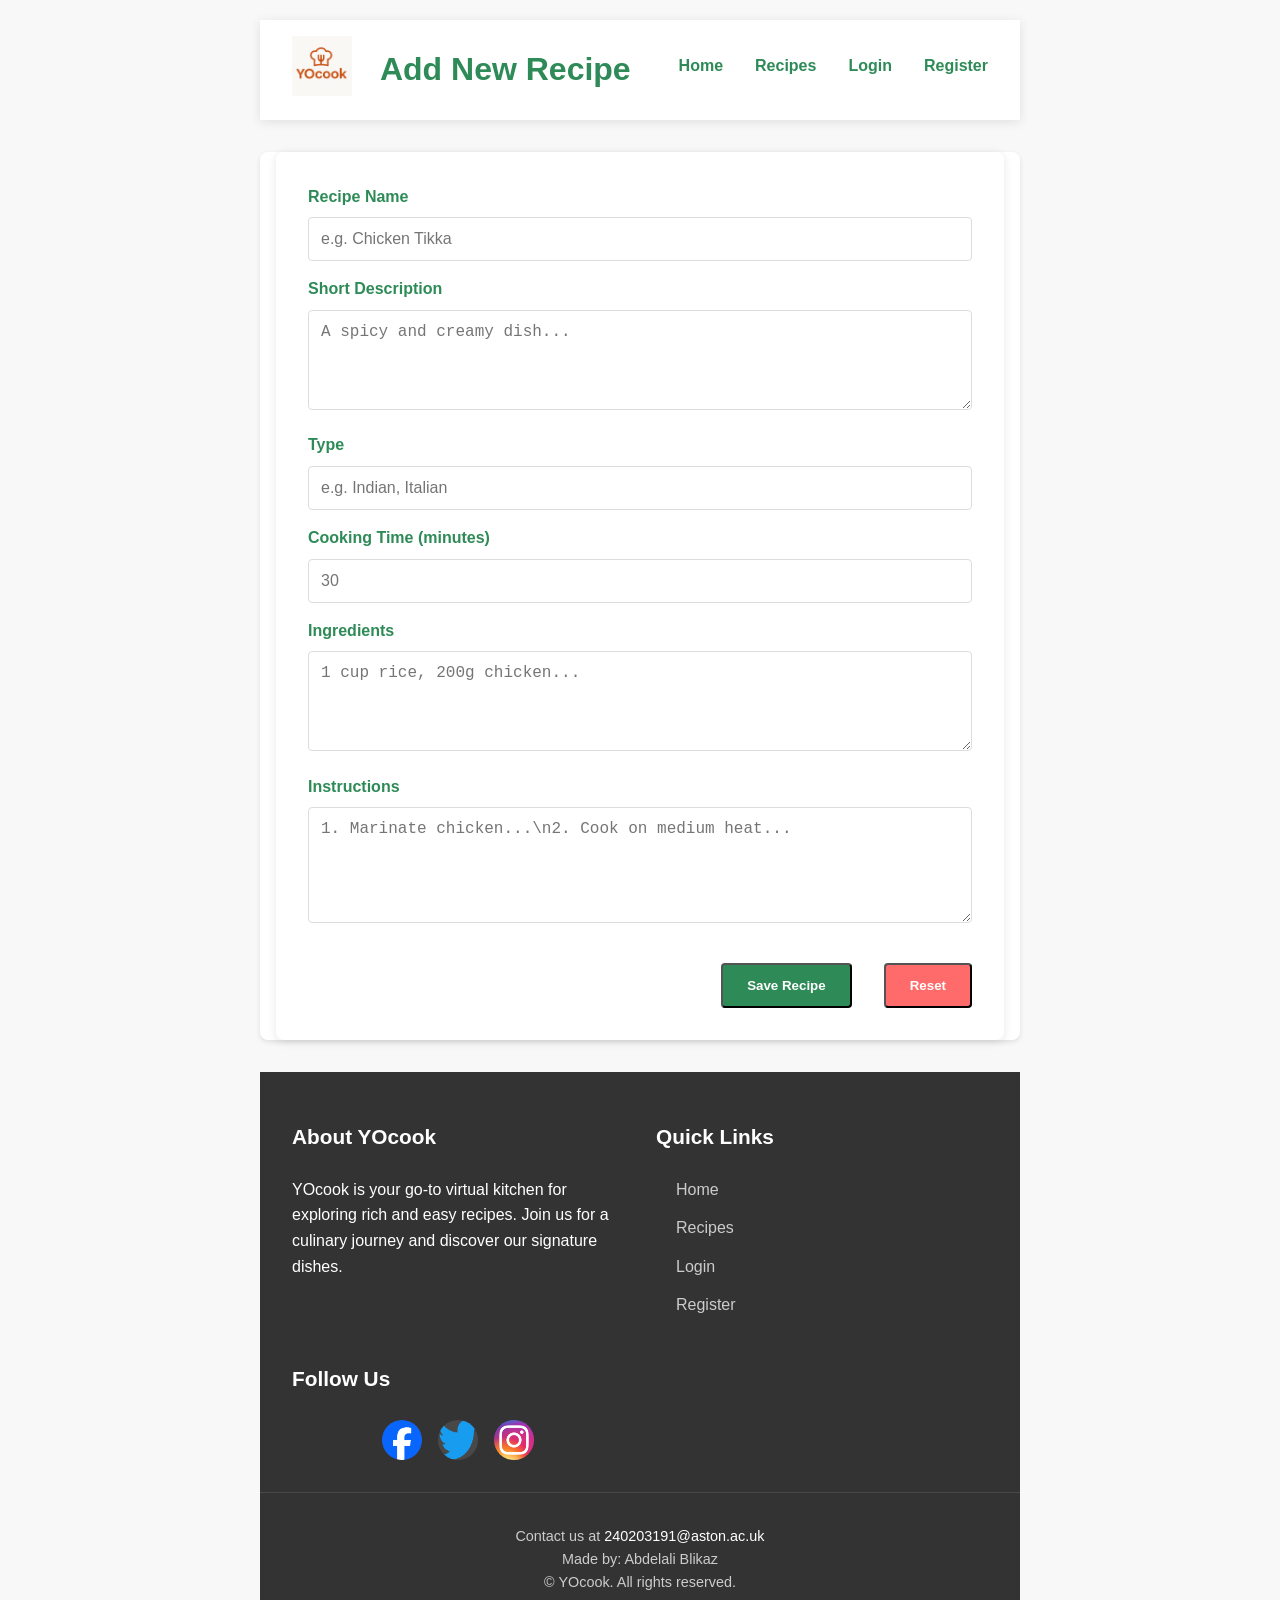
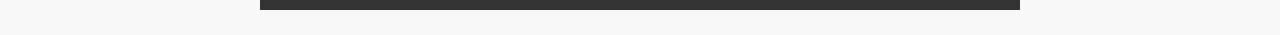
<file: public_/vkitchen/add-recipe.html>
<!DOCTYPE html>
<html lang="en">
<head>
  <meta charset="UTF-8" />
  <meta name="viewport" content="width=device-width, initial-scale=1.0"/>
  <title>Add Recipe | YOcook</title>
  <link rel="stylesheet" href="styles.css" />
  <link rel="icon" href="img/home.png" type="image/x-icon" />
</head>
<body>
  <header id="main-header">
    <div class="header-container">
      <a href="index.html" class="logo-link">
        <img src="img/ChatGPT Image Apr 20, 2025, 07_39_37 PM.png" alt="YOcook Logo" class="logo" />
      </a>
      <h1>Add New Recipe</h1>
      <nav aria-label="Main navigation">
        <ul>
          <li><a href="index.html" class="nav-link">Home</a></li>
          <li><a href="recipes.html" class="nav-link">Recipes</a></li>
          <li><a href="login.html" class="nav-link">Login</a></li>
          <li><a href="register.html" class="nav-link">Register</a></li>
        </ul>
      </nav>
    </div>
  </header>
  
  <main class="form-container">
    <form action="add-recipe.php" method="POST" class="recipe-form">
      <div class="form-group">
        <label for="name">Recipe Name</label>
        <input type="text" id="name" name="name" placeholder="e.g. Chicken Tikka" required />
      </div>

      <div class="form-group">
        <label for="description">Short Description</label>
        <textarea id="description" name="description" rows="3" placeholder="A spicy and creamy dish..." required></textarea>
      </div>

      <div class="form-group">
        <label for="type">Type</label>
        <input type="text" id="type" name="type" placeholder="e.g. Indian, Italian" required />
      </div>

      <div class="form-group">
        <label for="cookingtime">Cooking Time (minutes)</label>
        <input type="number" id="cookingtime" name="cookingtime" placeholder="30" min="1" required />
      </div>

      <div class="form-group">
        <label for="ingredients">Ingredients</label>
        <textarea id="ingredients" name="ingredients" rows="3" placeholder="1 cup rice, 200g chicken..." required></textarea>
      </div>

      <div class="form-group">
        <label for="instructions">Instructions</label>
        <textarea id="instructions" name="instructions" rows="5" placeholder="1. Marinate chicken...\n2. Cook on medium heat..." required></textarea>
      </div>

      <div class="form-actions">
        <button type="submit" class="btn btn-primary">Save Recipe</button>
        <button type="reset" class="btn btn-secondary">Reset</button>
      </div>
    </form>
  </main>

  <footer>
    <div class="footer-container">
      <div class="footer-section about">
        <h2>About YOcook</h2>
        <p>YOcook is your go-to virtual kitchen for exploring rich and easy recipes. Join us for a culinary journey and discover our signature dishes.</p>
      </div>

      <div class="footer-section links">
        <h2>Quick Links</h2>
        <ul>
          <li><a href="index.html">Home</a></li>
          <li><a href="recipes.html">Recipes</a></li>
          <li><a href="login.html">Login</a></li>
          <li><a href="register.html">Register</a></li>
        </ul>
      </div>

      <div class="footer-section social">
        <h2>Follow Us</h2>
        <div class="social-icons">
          <a href="#"><img src="img/Facebook_Logo_2023.png" alt="Facebook" class="social-icon" /></a>
          <a href="https://x.com/abdelalibl43829?s=21"><img src="img/Logo_of_Twitter.svg.png" alt="Twitter" class="social-icon" /></a>
          <a href="https://www.instagram.com/aliloouuu__"><img src="img/Instagram_icon.png" alt="Instagram" class="social-icon" /></a>
        </div>
      </div>
    </div>

    <div class="footer-bottom">
      <p>Contact us at <a href="mailto:240203191@aston.ac.uk">240203191@aston.ac.uk</a></p>
      <p>Made by: Abdelali Blikaz</p>
      <p>&copy; <span id="year"></span> YOcook. All rights reserved.</p>
    </div>
  </footer>

  <script src="js/app.js"></script>
</body>
</html>
</file>
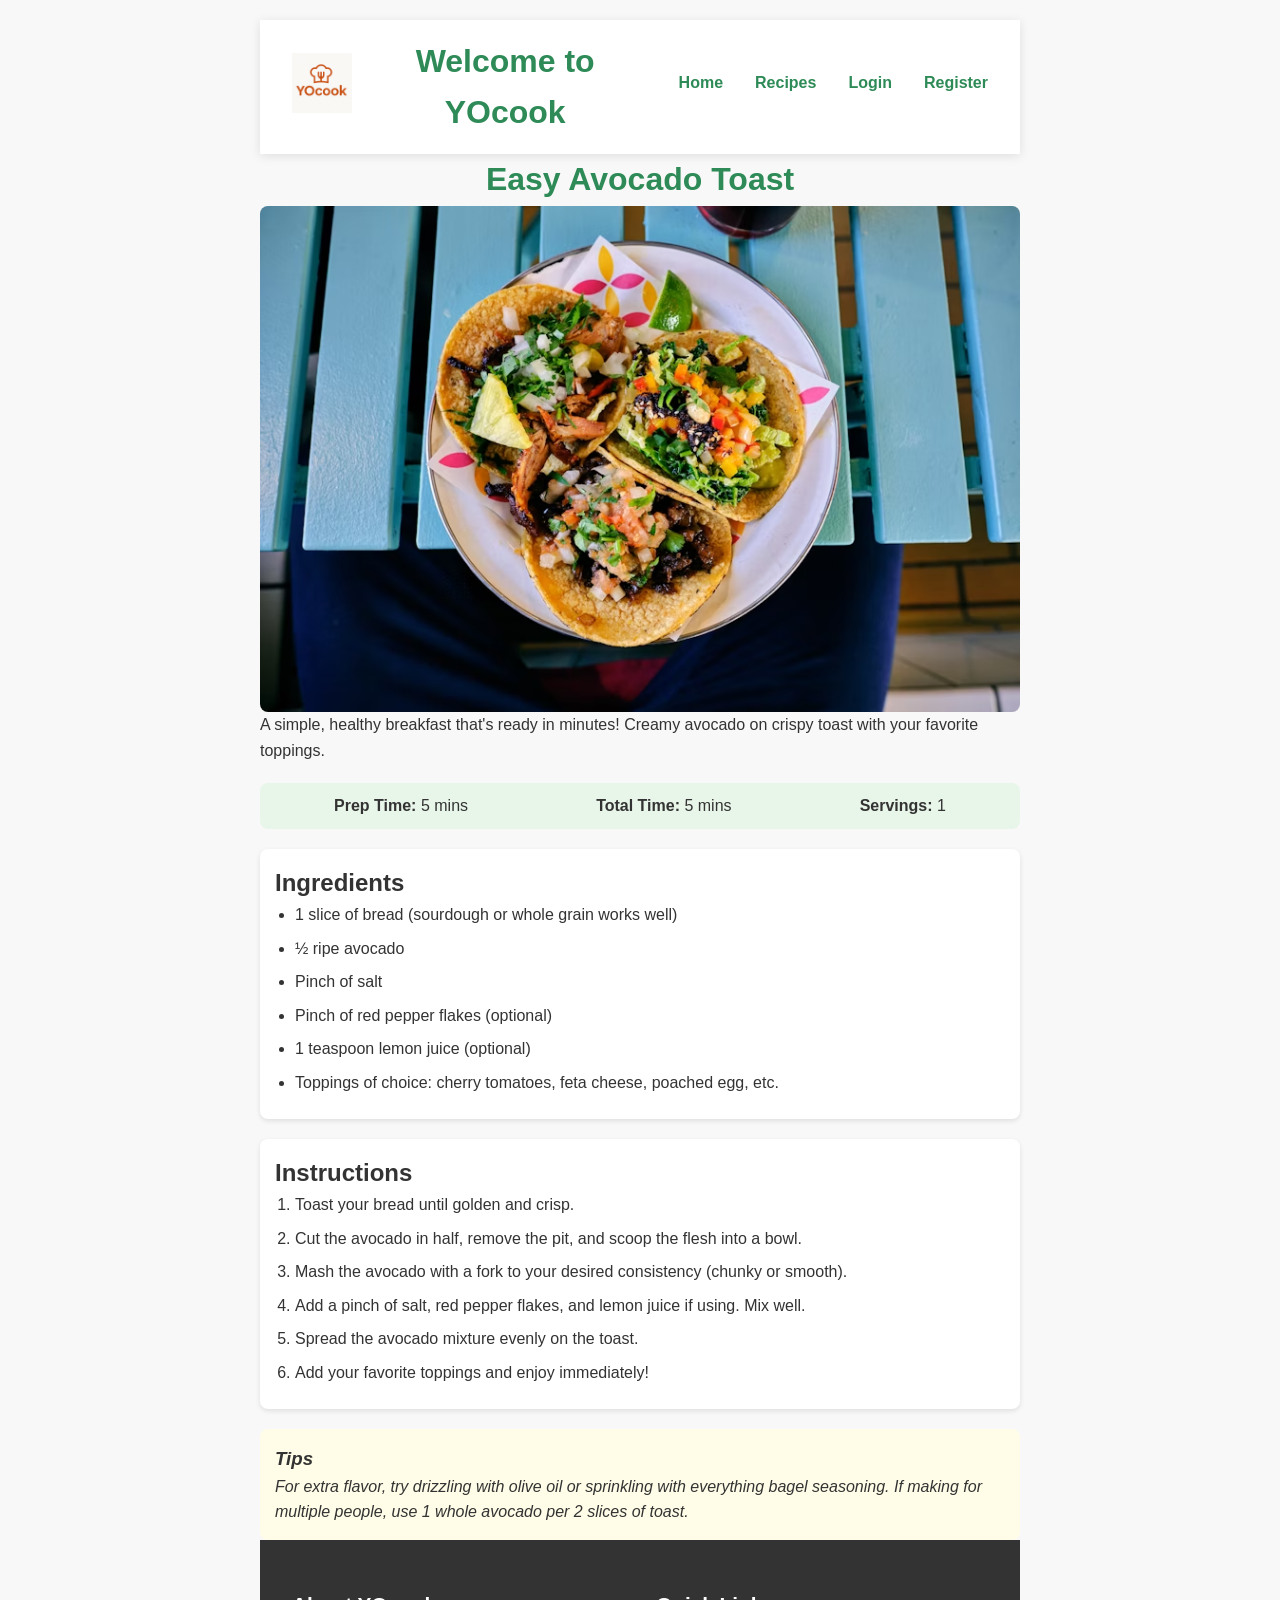
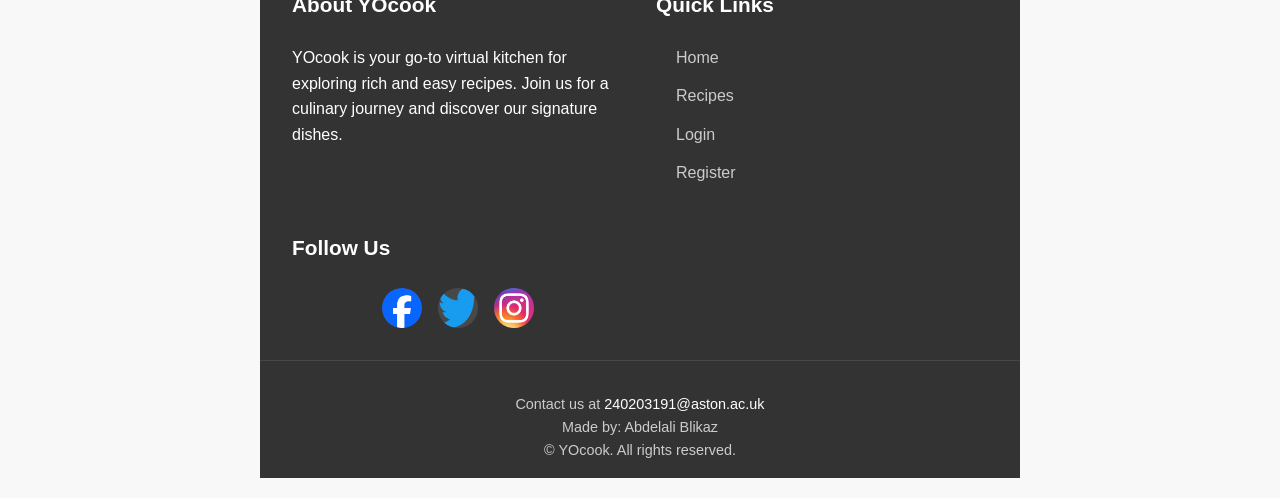
<file: public_/vkitchen/avocado-toast.html>
<!DOCTYPE html>
<html lang="en">
<head>
    <meta charset="UTF-8">
    <meta name="viewport" content="width=device-width, initial-scale=1.0">
    <title>Easy Avocado Toast Recipe</title>
    <link rel="stylesheet" href="styles.css">
</head>
<body>
    <header id="main-header">
        <div class="header-container">
            <a href="index.html" class="logo-link">
                <img src="img/ChatGPT Image Apr 20, 2025, 07_39_37 PM.png" alt="YOcook Logo" class="logo">
            </a>
            
            <h1>Welcome to YOcook</h1>
            
            <nav aria-label="Main navigation">
                <ul>
                    <li><a href="index.html" class="nav-link">Home</a></li>
                    <li><a href="recipes.html" class="nav-link">Recipes</a></li>
                    <li><a href="login.html" class="nav-link">Login</a></li>
                    <li><a href="register.html" class="nav-link">Register</a></li>
                </ul>
            </nav>
        </div>
    </header>
    <h1>Easy Avocado Toast</h1>
    
    <img src="img/photo-1551504734-5ee1c4a1479b.avif" alt="Avocado Toast" class="recipe-img">
    
    <p>A simple, healthy breakfast that's ready in minutes! Creamy avocado on crispy toast with your favorite toppings.</p>
    
    <div class="time-servings">
        <div><strong>Prep Time:</strong> 5 mins</div>
        <div><strong>Total Time:</strong> 5 mins</div>
        <div><strong>Servings:</strong> 1</div>
    </div>
      
    <div class="ingredients">
        <h2>Ingredients</h2>
        <ul>
            <li>1 slice of bread (sourdough or whole grain works well)</li>
            <li>½ ripe avocado</li>
            <li>Pinch of salt</li>
            <li>Pinch of red pepper flakes (optional)</li>
            <li>1 teaspoon lemon juice (optional)</li>
            <li>Toppings of choice: cherry tomatoes, feta cheese, poached egg, etc.</li>
        </ul>
    </div>
    
    <div class="instructions">
        <h2>Instructions</h2>
        <ol>
            <li>Toast your bread until golden and crisp.</li>
            <li>Cut the avocado in half, remove the pit, and scoop the flesh into a bowl.</li>
            <li>Mash the avocado with a fork to your desired consistency (chunky or smooth).</li>
            <li>Add a pinch of salt, red pepper flakes, and lemon juice if using. Mix well.</li>
            <li>Spread the avocado mixture evenly on the toast.</li>
            <li>Add your favorite toppings and enjoy immediately!</li>
        </ol>
    </div>
    
    <div class="tips">
        <h3>Tips</h3>
        <p>For extra flavor, try drizzling with olive oil or sprinkling with everything bagel seasoning. If making for multiple people, use 1 whole avocado per 2 slices of toast.</p>
    </div>
    <footer>
        <div class="footer-container">
            <div class="footer-section about">
                <h2>About YOcook</h2>
                <p>YOcook is your go-to virtual kitchen for exploring rich and easy recipes. Join us for a culinary journey and discover our signature dishes.</p>
            </div>
            
            <div class="footer-section links">
                <h2>Quick Links</h2>
                <ul>
                    <li><a href="index.html">Home</a></li>
                    <li><a href="recipes.html">Recipes</a></li>
                    <li><a href="login.html">Login</a></li>
                    <li><a href="register.html">Register</a></li>
                </ul>
            </div>
            
            <div class="footer-section social">
                <h2>Follow Us</h2>
                <div class="social-icons">
                    <a href="#" aria-label="Facebook"><img src="img/Facebook_Logo_2023.png" alt="Facebook" class="social-icon"></a>
                    <a href="https://x.com/abdelalibl43829?s=21" aria-label="Twitter"><img src="img/Logo_of_Twitter.svg.png" alt="Twitter" class="social-icon"></a>
                    <a href="https://www.instagram.com/aliloouuu__" aria-label="Instagram"><img src="img/Instagram_icon.png" alt="Instagram" class="social-icon"></a>
                </div>
            </div>
        </div>
        
        <div class="footer-bottom">
            <p>Contact us at <a href="mailto:240203191@aston.ac.uk">240203191@aston.ac.uk</a></p>
            <p>Made by: Abdelali Blikaz</p>
            <p>&copy; <span id="year"></span> YOcook. All rights reserved.</p>
        </div>
    </footer>
    <script src="js/app.js"></script>
</body>
</html>
</file>
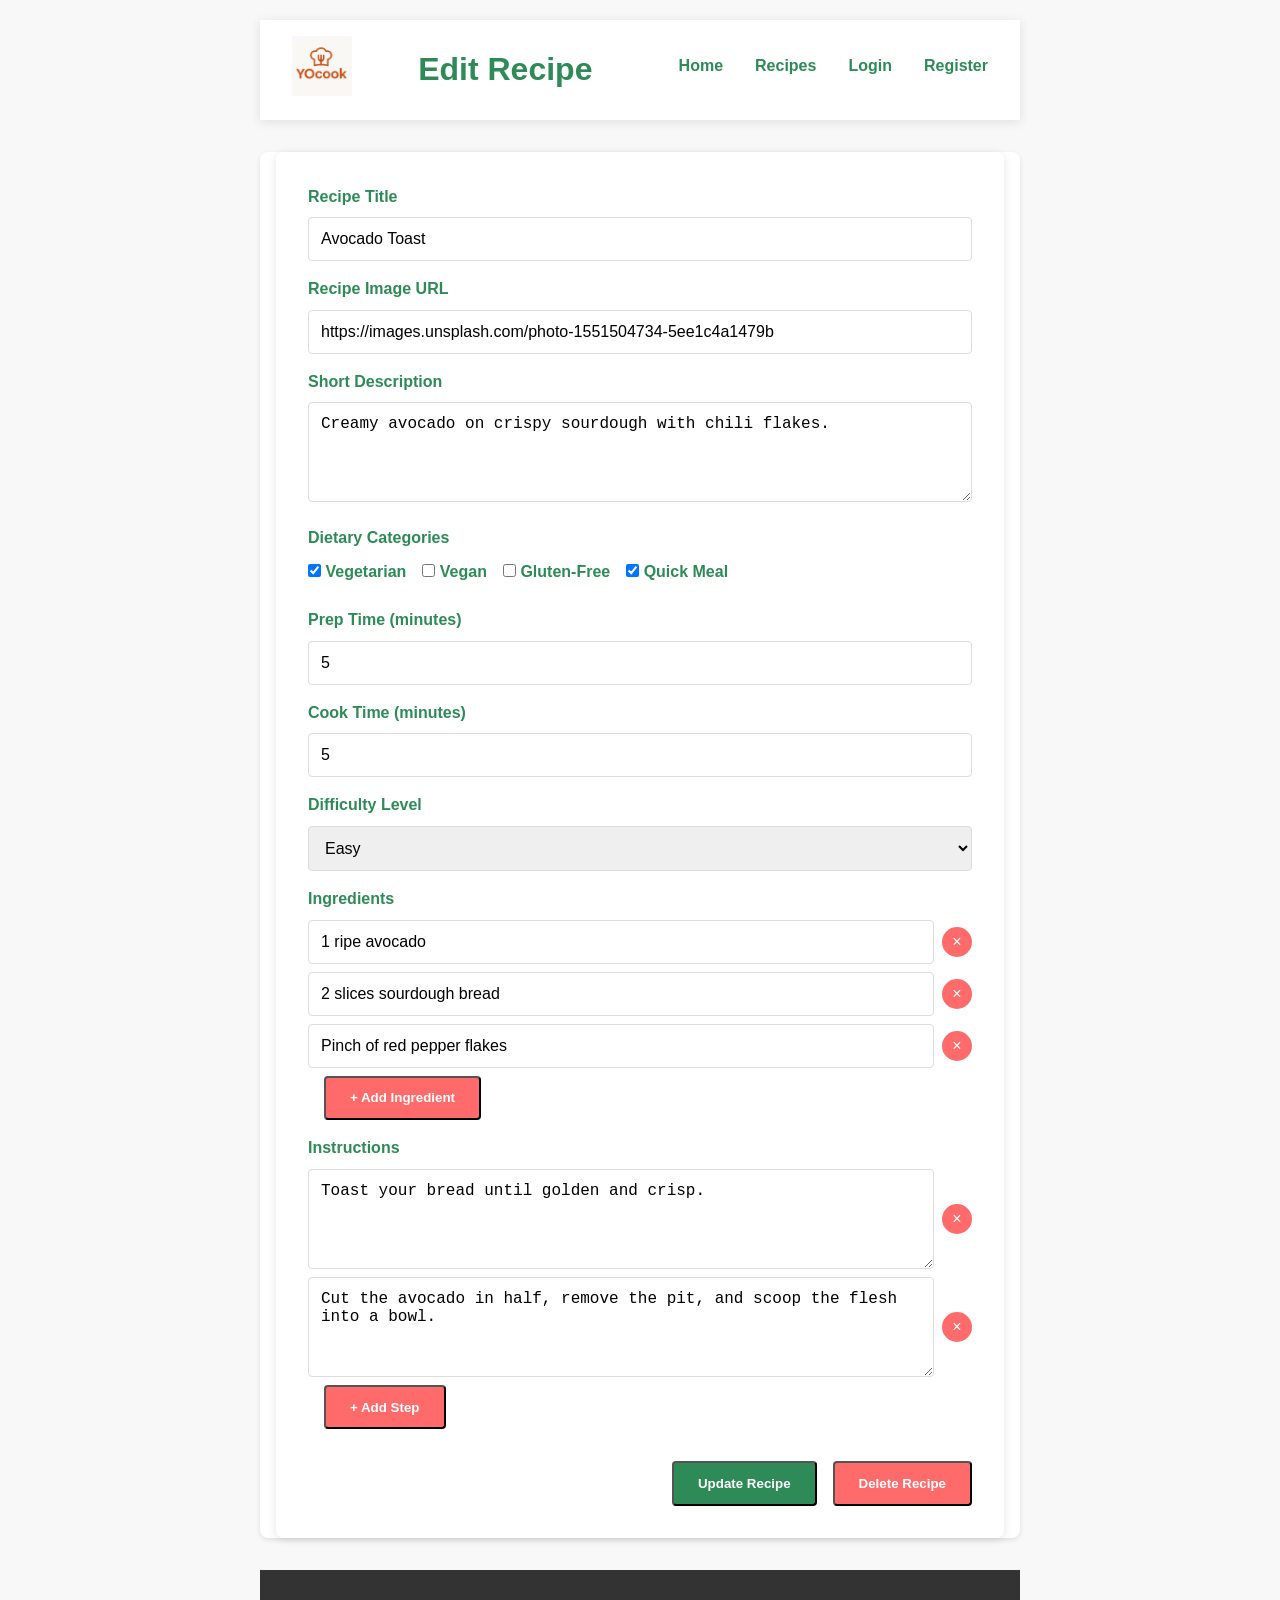
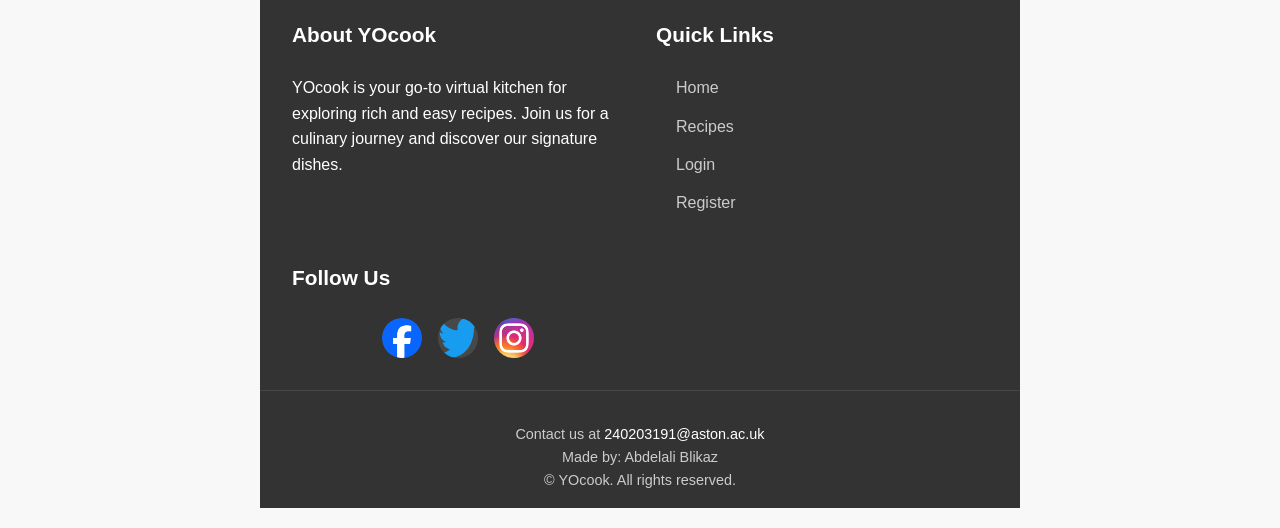
<file: public_/vkitchen/edit-recipe.html>
<!DOCTYPE html>
<html lang="en">
<head>
    <meta charset="UTF-8">
    <meta name="viewport" content="width=device-width, initial-scale=1.0">
    <title>Edit Recipe | YOcook</title>
    <link rel="stylesheet" href="styles.css">
    <link rel="icon" href="img/home.png" type="image/x-icon">
</head>
<body>
    <header id="main-header">
        <div class="header-container">
            <a href="index.html" class="logo-link">
                <img src="img/ChatGPT Image Apr 20, 2025, 07_39_37 PM.png" alt="YOcook Logo" class="logo">
            </a>
            
            <h1>Edit Recipe</h1>
            
            <nav aria-label="Main navigation">
                <ul>
                    <li><a href="index.html" class="nav-link">Home</a></li>
                    <li><a href="recipes.html" class="nav-link">Recipes</a></li>
                    <li><a href="login.html" class="nav-link">Login</a></li>
                    <li><a href="register.html" class="nav-link">Register</a></li>
                </ul>
            </nav>
        </div>
    </header>

    <main class="form-container">
        <form id="edit-recipe-form" class="recipe-form">
            <div class="form-group">
                <label for="recipe-title">Recipe Title</label>
                <input type="text" id="recipe-title" name="recipe-title" value="Avocado Toast" required>
            </div>

            <div class="form-group">
                <label for="recipe-image">Recipe Image URL</label>
                <input type="url" id="recipe-image" name="recipe-image" value="https://images.unsplash.com/photo-1551504734-5ee1c4a1479b" placeholder="https://example.com/image.jpg">
            </div>

            <div class="form-group">
                <label for="recipe-description">Short Description</label>
                <textarea id="recipe-description" name="recipe-description" rows="3" required>Creamy avocado on crispy sourdough with chili flakes.</textarea>
            </div>

            <div class="form-group">
                <label>Dietary Categories</label>
                <div class="category-options">
                    <label class="category-checkbox">
                        <input type="checkbox" name="categories" value="vegetarian" checked> Vegetarian
                    </label>
                    <label class="category-checkbox">
                        <input type="checkbox" name="categories" value="vegan"> Vegan
                    </label>
                    <label class="category-checkbox">
                        <input type="checkbox" name="categories" value="gluten-free"> Gluten-Free
                    </label>
                    <label class="category-checkbox">
                        <input type="checkbox" name="categories" value="quick" checked> Quick Meal
                    </label>
                </div>
            </div>

            <div class="form-group">
                <label for="prep-time">Prep Time (minutes)</label>
                <input type="number" id="prep-time" name="prep-time" min="1" value="5" required>
            </div>

            <div class="form-group">
                <label for="cook-time">Cook Time (minutes)</label>
                <input type="number" id="cook-time" name="cook-time" min="1" value="5" required>
            </div>

            <div class="form-group">
                <label for="difficulty">Difficulty Level</label>
                <select id="difficulty" name="difficulty" required>
                    <option value="easy" selected>Easy</option>
                    <option value="medium">Medium</option>
                    <option value="hard">Hard</option>
                </select>
            </div>

            <div class="form-group ingredients-group">
                <label>Ingredients</label>
                <div id="ingredients-container">
                    <div class="ingredient-input">
                        <input type="text" name="ingredients[]" value="1 ripe avocado" required>
                        <button type="button" class="remove-ingredient">×</button>
                    </div>
                    <div class="ingredient-input">
                        <input type="text" name="ingredients[]" value="2 slices sourdough bread" required>
                        <button type="button" class="remove-ingredient">×</button>
                    </div>
                    <div class="ingredient-input">
                        <input type="text" name="ingredients[]" value="Pinch of red pepper flakes" required>
                        <button type="button" class="remove-ingredient">×</button>
                    </div>
                </div>
                <button type="button" id="add-ingredient" class="btn btn-secondary">+ Add Ingredient</button>
            </div>

            <div class="form-group instructions-group">
                <label>Instructions</label>
                <div id="instructions-container">
                    <div class="instruction-input">
                        <textarea name="instructions[]" rows="2" required>Toast your bread until golden and crisp.</textarea>
                        <button type="button" class="remove-instruction">×</button>
                    </div>
                    <div class="instruction-input">
                        <textarea name="instructions[]" rows="2" required>Cut the avocado in half, remove the pit, and scoop the flesh into a bowl.</textarea>
                        <button type="button" class="remove-instruction">×</button>
                    </div>
                </div>
                <button type="button" id="add-instruction" class="btn btn-secondary">+ Add Step</button>
            </div>

            <div class="form-actions">
                <button type="submit" class="btn btn-primary">Update Recipe</button>
                <button type="button" id="delete-recipe" class="btn btn-danger">Delete Recipe</button>
            </div>
        </form>
    </main>

    <footer>
        <div class="footer-container">
            <div class="footer-section about">
                <h2>About YOcook</h2>
                <p>YOcook is your go-to virtual kitchen for exploring rich and easy recipes. Join us for a culinary journey and discover our signature dishes.</p>
            </div>
            
            <div class="footer-section links">
                <h2>Quick Links</h2>
                <ul>
                    <li><a href="index.html">Home</a></li>
                    <li><a href="recipes.html">Recipes</a></li>
                    <li><a href="login.html">Login</a></li>
                    <li><a href="register.html">Register</a></li>
                </ul>
            </div>
            
            <div class="footer-section social">
                <h2>Follow Us</h2>
                <div class="social-icons">
                    <a href="#" aria-label="Facebook"><img src="img/Facebook_Logo_2023.png" alt="Facebook" class="social-icon"></a>
                    <a href="https://x.com/abdelalibl43829?s=21" aria-label="Twitter"><img src="img/Logo_of_Twitter.svg.png" alt="Twitter" class="social-icon"></a>
                    <a href="https://www.instagram.com/aliloouuu__" aria-label="Instagram"><img src="img/Instagram_icon.png" alt="Instagram" class="social-icon"></a>
                </div>
            </div>
        </div>
        
        <div class="footer-bottom">
            <p>Contact us at <a href="mailto:240203191@aston.ac.uk">240203191@aston.ac.uk</a></p>
            <p>Made by: Abdelali Blikaz</p>
            <p>&copy; <span id="year"></span> YOcook. All rights reserved.</p>
        </div>
    </footer>

    <script src="js/app.js"></script>
</body>
</html>
</file>
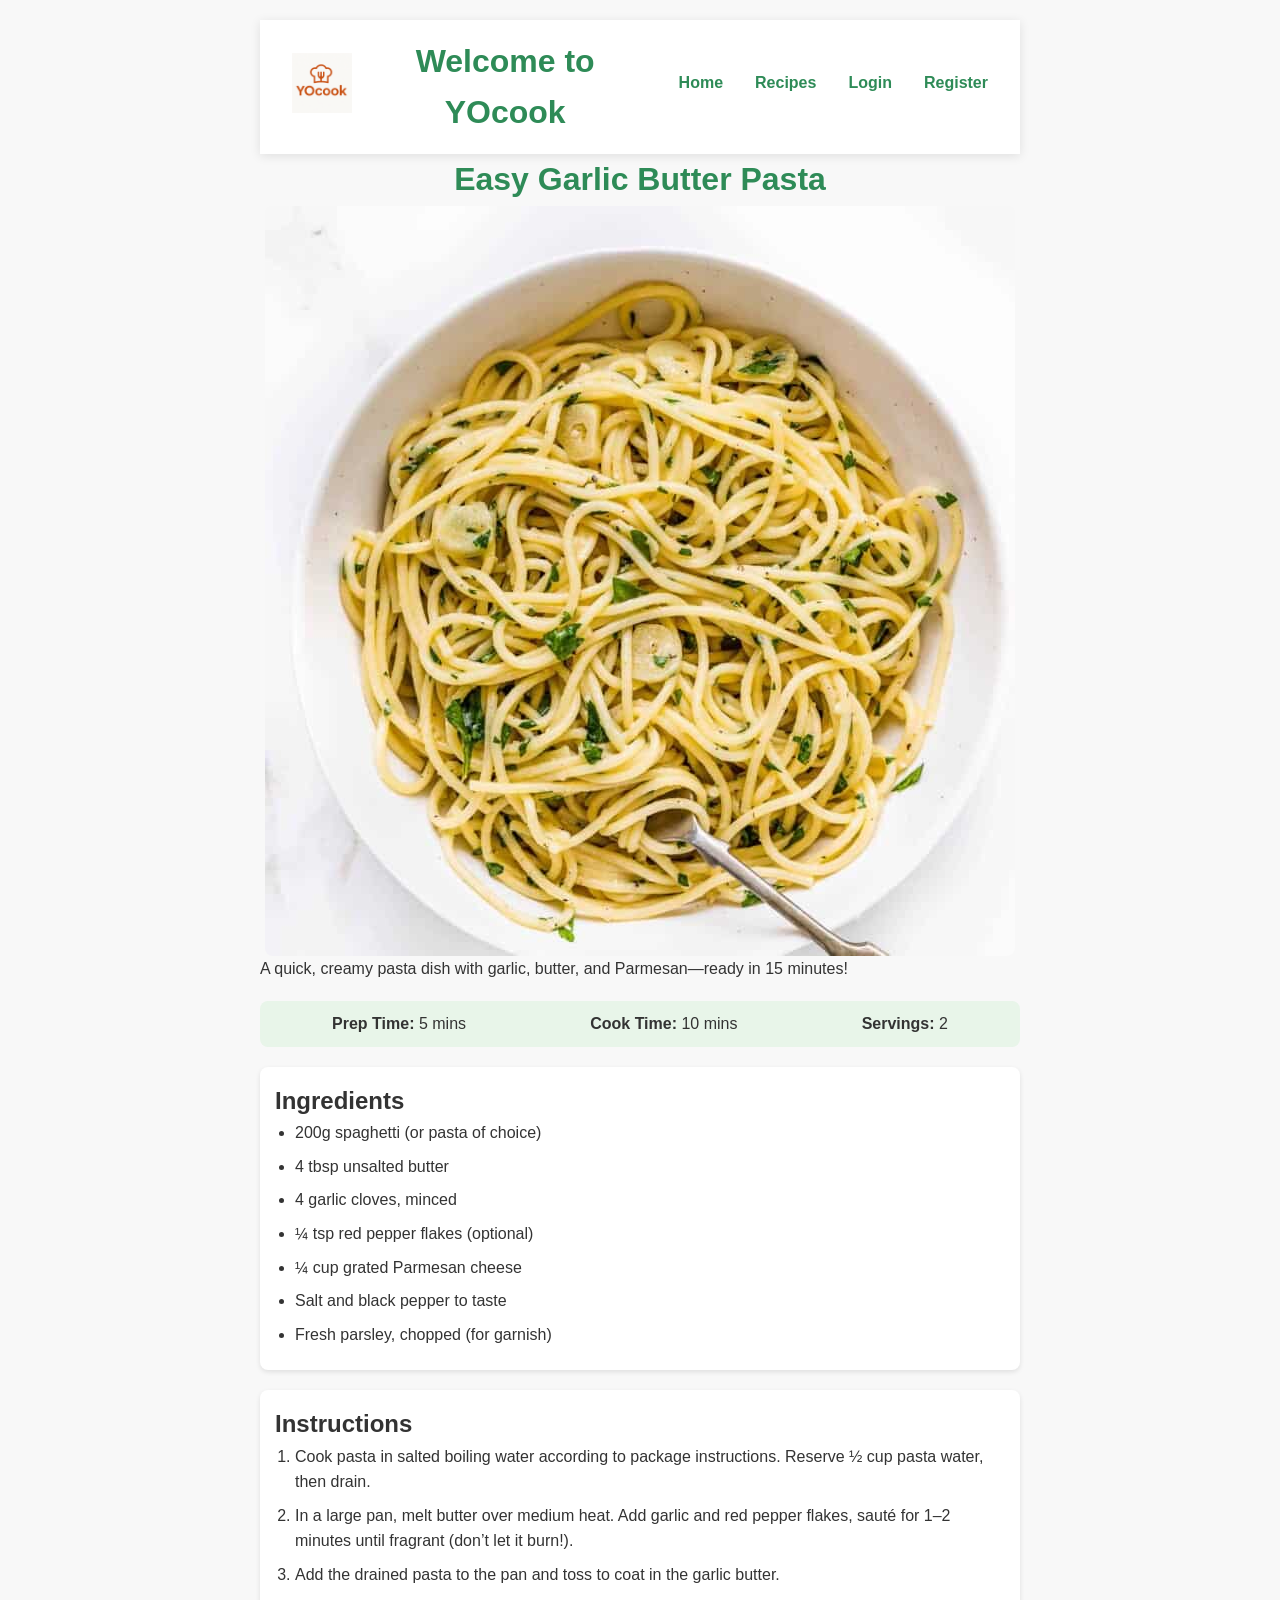
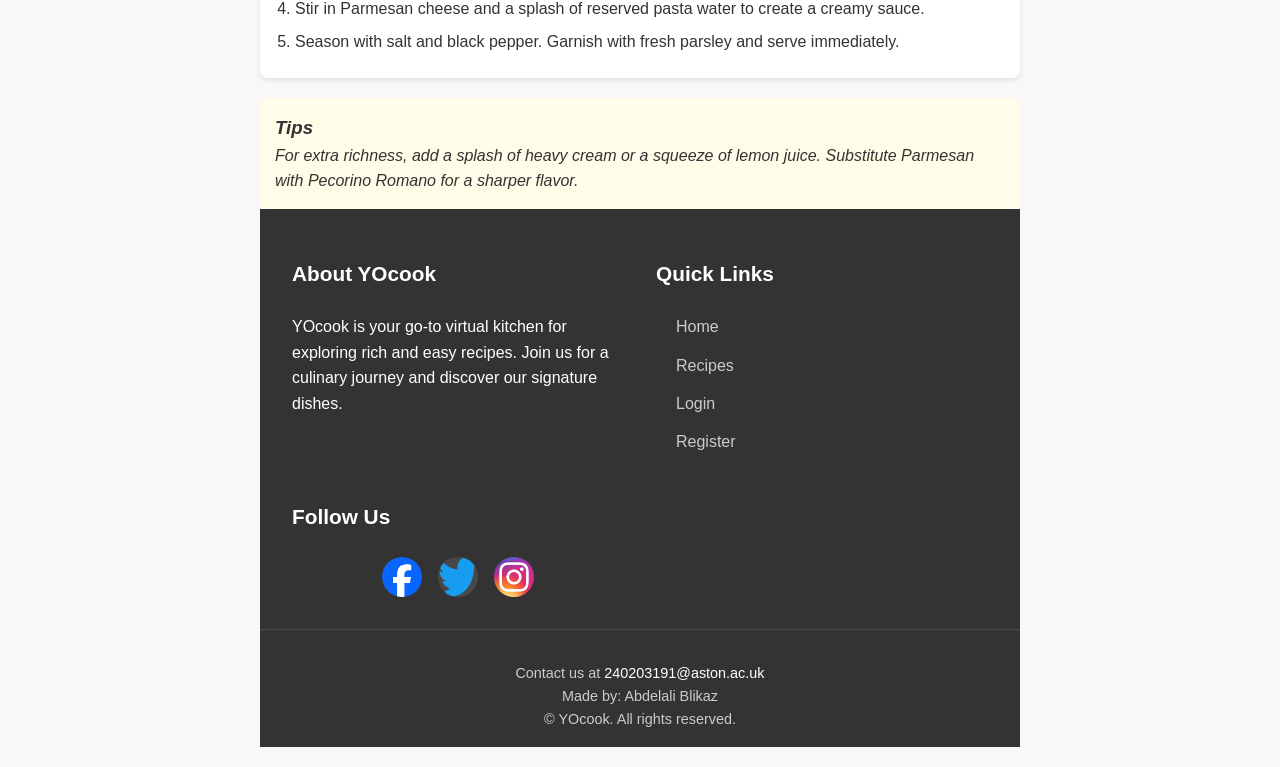
<file: public_/vkitchen/garlic-pasta.html>
<!DOCTYPE html>
<html lang="en">
<head>
    <meta charset="UTF-8">
    <meta name="viewport" content="width=device-width, initial-scale=1.0">
    <title>Easy Garlic Butter Pasta</title>
    <link rel="stylesheet" href="styles.css">
</head>
<body>
    <header id="main-header">
        <div class="header-container">
            <a href="index.html" class="logo-link">
                <img src="img/ChatGPT Image Apr 20, 2025, 07_39_37 PM.png" alt="YOcook Logo" class="logo">
            </a>
            
            <h1>Welcome to YOcook</h1>
            
            <nav aria-label="Main navigation">
                <ul>
                    <li><a href="index.html" class="nav-link">Home</a></li>
                    <li><a href="recipes.html" class="nav-link">Recipes</a></li>
                    <li><a href="login.html" class="nav-link">Login</a></li>
                    <li><a href="register.html" class="nav-link">Register</a></li>
                </ul>
            </nav>
        </div>
    </header>
    <h1>Easy Garlic Butter Pasta</h1>
    
    <img src="img/garlic-butter-pasta-2-750x750.jpg" Garlic Butter Pasta" class="recipe-img">
    
    <p>A quick, creamy pasta dish with garlic, butter, and Parmesan—ready in 15 minutes!</p>
    
    <div class="time-servings">
        <div><strong>Prep Time:</strong> 5 mins</div>
        <div><strong>Cook Time:</strong> 10 mins</div>
        <div><strong>Servings:</strong> 2</div>
    </div>
    
    <div class="ingredients">
        <h2>Ingredients</h2>
        <ul>
            <li>200g spaghetti (or pasta of choice)</li>
            <li>4 tbsp unsalted butter</li>
            <li>4 garlic cloves, minced</li>
            <li>¼ tsp red pepper flakes (optional)</li>
            <li>¼ cup grated Parmesan cheese</li>
            <li>Salt and black pepper to taste</li>
            <li>Fresh parsley, chopped (for garnish)</li>
        </ul>
    </div>
    
    <div class="instructions">
        <h2>Instructions</h2>
        <ol>
            <li>Cook pasta in salted boiling water according to package instructions. Reserve ½ cup pasta water, then drain.</li>
            <li>In a large pan, melt butter over medium heat. Add garlic and red pepper flakes, sauté for 1–2 minutes until fragrant (don’t let it burn!).</li>
            <li>Add the drained pasta to the pan and toss to coat in the garlic butter.</li>
            <li>Stir in Parmesan cheese and a splash of reserved pasta water to create a creamy sauce.</li>
            <li>Season with salt and black pepper. Garnish with fresh parsley and serve immediately.</li>
        </ol>
    </div>
    
    <div class="tips">
        <h3>Tips</h3>
        <p>For extra richness, add a splash of heavy cream or a squeeze of lemon juice. Substitute Parmesan with Pecorino Romano for a sharper flavor.</p>
    </div>

    <footer>
        <div class="footer-container">
            <div class="footer-section about">
                <h2>About YOcook</h2>
                <p>YOcook is your go-to virtual kitchen for exploring rich and easy recipes. Join us for a culinary journey and discover our signature dishes.</p>
            </div>
            
            <div class="footer-section links">
                <h2>Quick Links</h2>
                <ul>
                    <li><a href="index.html">Home</a></li>
                    <li><a href="recipes.html">Recipes</a></li>
                    <li><a href="login.html">Login</a></li>
                    <li><a href="register.html">Register</a></li>
                </ul>
            </div>
            
            <div class="footer-section social">
                <h2>Follow Us</h2>
                <div class="social-icons">
                    <a href="#" aria-label="Facebook"><img src="img/Facebook_Logo_2023.png" alt="Facebook" class="social-icon"></a>
                    <a href="https://x.com/abdelalibl43829?s=21" aria-label="Twitter"><img src="img/Logo_of_Twitter.svg.png" alt="Twitter" class="social-icon"></a>
                    <a href="https://www.instagram.com/aliloouuu__" aria-label="Instagram"><img src="img/Instagram_icon.png" alt="Instagram" class="social-icon"></a>
                </div>
            </div>
        </div>
        
        <div class="footer-bottom">
            <p>Contact us at <a href="mailto:240203191@aston.ac.uk">240203191@aston.ac.uk</a></p>
            <p>Made by: Abdelali Blikaz</p>
            <p>&copy; <span id="year"></span> YOcook. All rights reserved.</p>
        </div>
    </footer>
    <script src="js/app.js"></script>
</body>
</html>
</file>
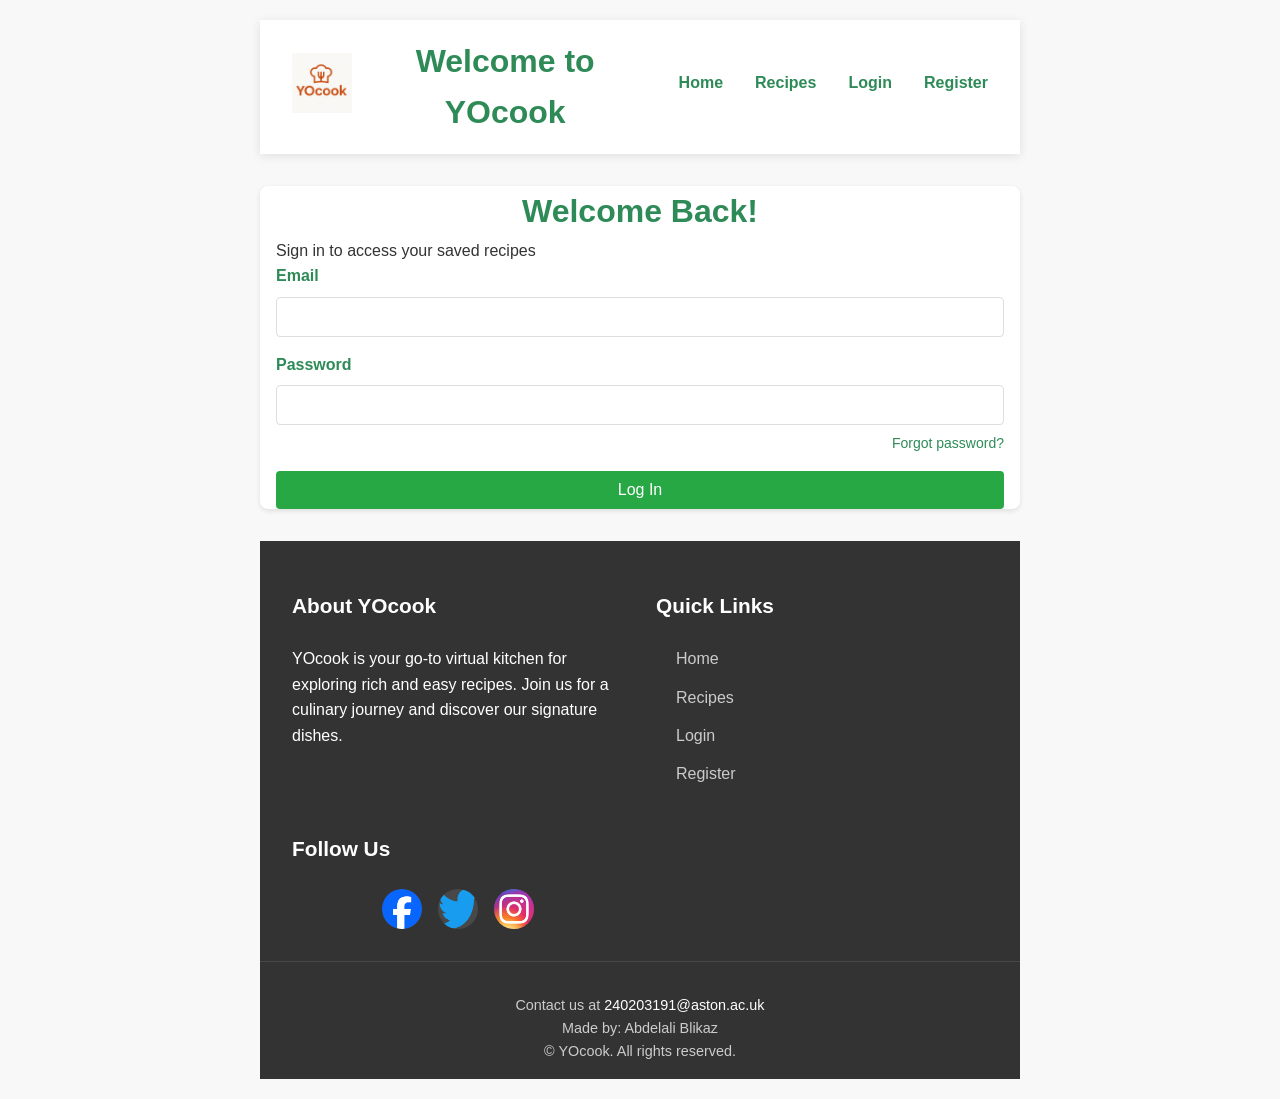
<file: public_/vkitchen/login.html>
<!DOCTYPE html>
<html lang="en">
<head>
    <meta charset="UTF-8">
    <meta name="viewport" content="width=device-width, initial-scale=1.0">
    <title>Login - Healthy Recipes</title>
    <link rel="stylesheet" href="styles.css"> <!-- Same CSS as avocado toast -->
</head>
<body>
    <header id="main-header">
        <div class="header-container">
            <a href="index.html" class="logo-link">
                <img src="img/ChatGPT Image Apr 20, 2025, 07_39_37 PM.png" alt="YOcook Logo" class="logo">
            </a>
            
            <h1>Welcome to YOcook</h1>
            
            <nav aria-label="Main navigation">
                <ul>
                    <li><a href="index.html" class="nav-link">Home</a></li>
                    <li><a href="recipes.html" class="nav-link">Recipes</a></li>
                    <li><a href="login.html" class="nav-link">Login</a></li>
                    <li><a href="register.html" class="nav-link">Register</a></li>
                </ul>
            </nav>
        </div>
    </header>
    <div class="form-container">
        <h1>Welcome Back!</h1>
        <p>Sign in to access your saved recipes</p>

        <form action="../php/login.php" method="POST">
            <div class="form-group">
                <label for="email">Email</label>
                <input type="email" id="email" name="email" required>
            </div>
            
            <div class="form-group">
                <label for="password">Password</label>
                <input type="password" id="password" name="password" required>
                <div class="forgot-password">
                    <a href="forgot-password.html">Forgot password?</a>
                </div>
            </div>
            
            <button type="submit" name="loginButton" class="submit-btn">Log In</button>
        </form>
    </div>

    <footer>
        <div class="footer-container">
            <div class="footer-section about">
                <h2>About YOcook</h2>
                <p>YOcook is your go-to virtual kitchen for exploring rich and easy recipes. Join us for a culinary journey and discover our signature dishes.</p>
            </div>
            
            <div class="footer-section links">
                <h2>Quick Links</h2>
                <ul>
                    <li><a href="index.html">Home</a></li>
                    <li><a href="recipes.html">Recipes</a></li>
                    <li><a href="login.html">Login</a></li>
                    <li><a href="register.html">Register</a></li>
                </ul>
            </div>
            
            <div class="footer-section social">
                <h2>Follow Us</h2>
                <div class="social-icons">
                    <a href="#" aria-label="Facebook"><img src="img/Facebook_Logo_2023.png" alt="Facebook" class="social-icon"></a>
                    <a href="https://x.com/abdelalibl43829?s=21" aria-label="Twitter"><img src="img/Logo_of_Twitter.svg.png" alt="Twitter" class="social-icon"></a>
                    <a href="https://www.instagram.com/aliloouuu__" aria-label="Instagram"><img src="img/Instagram_icon.png" alt="Instagram" class="social-icon"></a>
                </div>
            </div>
        </div>
        
        <div class="footer-bottom">
            <p>Contact us at <a href="mailto:240203191@aston.ac.uk">240203191@aston.ac.uk</a></p>
            <p>Made by: Abdelali Blikaz</p>
            <p>&copy; <span id="year"></span> YOcook. All rights reserved.</p>
        </div>
    </footer>
    <script src="js/app.js"></script>
</body>
</html>
</file>
<file: public_/vkitchen/styles.css>
body {
    font-family: Arial, sans-serif;
    line-height: 1.6;
    max-width: 800px;
    margin: 0 auto;
    padding: 20px;
    background-color: #f9f9f9;
    color: #333;
}

h1 {
    color: #2e8b57;
    text-align: center;
}

.recipe-img {
    display: block;
    max-width: 100%;
    height: auto;
    margin: 0 auto;
    border-radius: 8px;
}

.time-servings {
    display: flex;
    justify-content: space-around;
    background-color: #e8f5e9;
    padding: 10px;
    border-radius: 8px;
    margin: 20px 0;
}

.ingredients, .instructions {
    background-color: white;
    padding: 15px;
    border-radius: 8px;
    margin-bottom: 20px;
    box-shadow: 0 2px 5px rgba(0,0,0,0.1);
}

ul, ol {
    padding-left: 20px;
}

li {
    margin-bottom: 8px;
}

.tips {
    font-style: italic;
    background-color: #fffde7;
    padding: 15px;
    border-radius: 8px;
}

/* Add these to your existing avocado toast CSS */
.form-container {
    background-color: white;
    padding: 25px;
    border-radius: 8px;
    box-shadow: 0 2px 5px rgba(0,0,0,0.1);
    max-width: 500px;
    margin: 30px auto;
}

.form-group {
    margin-bottom: 20px;
}

label {
    display: block;
    margin-bottom: 8px;
    font-weight: bold;
    color: #2e8b57;
}

input[type="text"],
input[type="email"],
input[type="password"],
select {
    width: 100%;
    padding: 10px;
    border: 1px solid #ddd;
    border-radius: 4px;
    font-size: 16px;
}

.submit-btn {
    background-color: #2e8b57;
    color: white;
    border: none;
    padding: 12px 20px;
    border-radius: 4px;
    cursor: pointer;
    font-size: 16px;
    width: 100%;
}

.submit-btn:hover {
    background-color: #3aa76d;
}

.login-link {
    text-align: center;
    margin-top: 15px;
}

.login-link a {
    color: #2e8b57;
    text-decoration: none;
}

.login-link a:hover {
    text-decoration: underline;
}
/* Login-specific additions */
.forgot-password {
    text-align: right;
    margin-top: 5px;
}

.forgot-password a {
    color: #2e8b57;
    font-size: 14px;
    text-decoration: none;
}

.forgot-password a:hover {
    text-decoration: underline;
}

.social-login {
    text-align: center;
    margin: 20px 0;
    color: #666;
}

.social-icons {
    display: flex;
    justify-content: center;
    gap: 15px;
    margin-top: 10px;
}

.social-icon {
    display: inline-block;
    width: 40px;
    height: 40px;
    border-radius: 50%;
    text-align: center;
    line-height: 40px;
    font-weight: bold;
    color: white;
    text-decoration: none;
}

.social-icon.google { background-color: #DB4437; }
.social-icon.facebook { background-color: #4267B2; }
.social-icon.apple { background-color: #000000; }

.register-link {
    text-align: center;
    margin-top: 20px;
    color: #666;
}

.register-link a {
    color: #2e8b57;
    text-decoration: none;
    font-weight: bold;
}

.register-link a:hover {
    text-decoration: underline;
}


/* Global Styles */
:root {
    --primary-color: #2e8b57;
    --secondary-color: #f8f8f8;
    --accent-color: #ff6b6b;
    --text-color: #333;
    --light-text: #777;
    --white: #fff;
    --shadow: 0 2px 10px rgba(0, 0, 0, 0.1);
}

* {
    margin: 0;
    padding: 0;
    box-sizing: border-box;
}

body {
    font-family: 'Segoe UI', Tahoma, Geneva, Verdana, sans-serif;
    line-height: 1.6;
    color: var(--text-color);
    background-color: var(--secondary-color);
}

a {
    text-decoration: none;
    color: var(--primary-color);
    transition: color 0.3s ease;
}

a:hover {
    color: var(--accent-color);
}

img {
    max-width: 100%;
    height: auto;
}

/* Header Styles */
#main-header {
    background-color: var(--white);
    box-shadow: var(--shadow);
    padding: 1rem 0;
    position: sticky;
    top: 0;
    z-index: 100;
}

.header-container {
    display: flex;
    justify-content: space-between;
    align-items: center;
    max-width: 1200px;
    margin: 0 auto;
    padding: 0 2rem;
}

.logo {
    height: 60px;
    width: auto;
}

nav ul {
    display: flex;
    list-style: none;
    gap: 2rem;
}

.nav-link {
    font-weight: 600;
    padding: 0.5rem 0;
    position: relative;
}

.nav-link::after {
    content: '';
    position: absolute;
    bottom: 0;
    left: 0;
    width: 0;
    height: 2px;
    background-color: var(--accent-color);
    transition: width 0.3s ease;
}

.nav-link:hover::after {
    width: 100%;
}

/* Hero Section */
#hero {
    background: linear-gradient(rgba(0, 0, 0, 0.5), rgba(0, 0, 0, 0.5)), url('img/hero-bg.jpg') center/cover no-repeat;
    color: var(--white);
    text-align: center;
    padding: 5rem 1rem;
    min-height: 60vh;
    display: flex;
    align-items: center;
    justify-content: center;
}

.hero-content {
    max-width: 800px;
}

#hero h2 {
    font-size: 2.5rem;
    margin-bottom: 1rem;
}

#hero p {
    font-size: 1.2rem;
    margin-bottom: 2rem;
}

/* Button Styles */
.btn {
    display: inline-block;
    padding: 0.8rem 1.5rem;
    border-radius: 4px;
    font-weight: 600;
    transition: all 0.3s ease;
}

.btn-primary {
    background-color: var(--primary-color);
    color: var(--white);
}

.btn-primary:hover {
    background-color: #3aa76d;
    transform: translateY(-2px);
    box-shadow: 0 4px 8px rgba(0, 0, 0, 0.2);
}

/* Footer Styles */
footer {
    background-color: var(--text-color);
    color: var(--white);
    padding: 3rem 0 1rem;
}

.footer-container {
    max-width: 1200px;
    margin: 0 auto;
    padding: 0 2rem;
    display: grid;
    grid-template-columns: repeat(auto-fit, minmax(250px, 1fr));
    gap: 2rem;
}

.footer-section h2 {
    font-size: 1.3rem;
    margin-bottom: 1.5rem;
    color: var(--white);
}

.footer-section ul {
    list-style: none;
}

.footer-section ul li {
    margin-bottom: 0.8rem;
}

.footer-section ul li a {
    color: #ccc;
}

.footer-section ul li a:hover {
    color: var(--white);
}

.social-icons {
    display: flex;
    gap: 1rem;
}

.social-icon {
    width: 40px;
    height: 40px;
    border-radius: 50%;
    display: flex;
    align-items: center;
    justify-content: center;
    background-color: rgba(255, 255, 255, 0.1);
    transition: background-color 0.3s ease;
}

.social-icon:hover {
    background-color: var(--primary-color);
}

.footer-bottom {
    text-align: center;
    padding-top: 2rem;
    margin-top: 2rem;
    border-top: 1px solid rgba(255, 255, 255, 0.1);
    color: #ccc;
    font-size: 0.9rem;
}

.footer-bottom a {
    color: var(--white);
}

/* Responsive Styles */
@media (max-width: 768px) {
    .header-container {
        flex-direction: column;
        gap: 1rem;
    }
    
    nav ul {
        gap: 1rem;
    }
    
    #hero {
        min-height: 50vh;
        padding: 3rem 1rem;
    }
    

/* ===== Login Page Styles ===== */
.login-page {
    min-height: 100vh;
    display: flex;
    align-items: center;
    justify-content: center;
    background: linear-gradient(135deg, rgba(248,250,252,1) 0%, rgba(255,255,255,1) 100%);
    padding: 2rem;
}

.login-card {
    width: 100%;
    max-width: 420px;
    background: var(--white);
    border-radius: 12px;
    box-shadow: 0 10px 30px rgba(2,6,23,0.08);
    padding: 2rem;
    box-sizing: border-box;
}

.login-card h1 {
    margin: 0 0 1rem;
    font-size: 1.25rem;
    color: var(--text-color);
    text-align: center;
}

.login-card p.lead {
    margin: 0 0 1.25rem;
    color: var(--light-text);
    text-align: center;
    font-size: 0.95rem;
}

.login-form .form-group {
    margin-bottom: 1rem;
}

.login-form label {
    display: block;
    margin-bottom: 0.5rem;
    font-size: 0.9rem;
    color: #475569;
}

.login-form input[type="text"],
.login-form input[type="email"],
.login-form input[type="password"] {
    width: 100%;
    padding: 0.75rem 1rem;
    border-radius: 8px;
    border: 1px solid #e6eef3;
    background: #fbfdff;
    font-size: 0.95rem;
    color: var(--text-color);
}

.login-form input:focus {
    outline: none;
    border-color: rgba(46,139,87,0.9);
    box-shadow: 0 0 0 4px rgba(46,139,87,0.08);
    background: #fff;
}

.login-actions {
    display: flex;
    align-items: center;
    justify-content: space-between;
    gap: 1rem;
    margin-top: 0.25rem;
}

.remember { font-size: 0.9rem; color: var(--light-text); }

.forgot-password a {
    color: var(--primary-color);
    font-size: 0.9rem;
}

.login-btn {
    display: inline-block;
    width: 100%;
    padding: 0.85rem 1rem;
    border-radius: 8px;
    background: var(--primary-color);
    color: var(--white);
    border: none;
    font-weight: 700;
    cursor: pointer;
    font-size: 1rem;
    transition: transform 0.12s ease, box-shadow 0.12s ease;
}

.login-btn:hover {
    transform: translateY(-2px);
    box-shadow: 0 6px 18px rgba(46,139,87,0.12);
}

.login-alt {
    text-align: center;
    margin-top: 1rem;
    color: var(--light-text);
    font-size: 0.95rem;
}

.login-alt a { color: var(--primary-color); font-weight: 600; }

.form-error {
    color: #dc2626;
    font-size: 0.9rem;
    margin-top: 0.5rem;
}

@media (max-width: 480px) {
    .login-card { padding: 1.25rem; border-radius: 10px; }
    .login-card h1 { font-size: 1.1rem; }
}

/* End Login Page Styles */
    #hero h2 {
        font-size: 2rem;
    }
}
/* Button Styles */
.btn-secondary {
    background-color: var(--accent-color);
    color: var(--white);
    margin-left: 1rem;
}

.btn-secondary:hover {
    background-color: #3aa76d;
}

.hero-buttons {
    display: flex;
    gap: 1rem;
    justify-content: center;
    margin-top: 1.5rem;
}

@media (max-width: 480px) {
    .hero-buttons {
        flex-direction: column;
        align-items: center;
    }
    .btn-secondary {
        margin-left: 0;
        margin-top: 1rem;
    }
}

/* Recipes Page Styles */
.recipes-main {
    padding: 2rem;
    max-width: 1200px;
    margin: 0 auto;
}

.recipe-filters {
    text-align: center;
    margin-bottom: 2rem;
}

.filter-options {
    display: flex;
    flex-wrap: wrap;
    gap: 0.5rem;
    justify-content: center;
    margin-top: 1rem;
}

.filter-btn {
    padding: 0.5rem 1rem;
    border: 2px solid var(--primary-color);
    background: transparent;
    color: var(--primary-color);
    border-radius: 20px;
    cursor: pointer;
    transition: all 0.3s ease;
    font-weight: 600;
}

.filter-btn:hover, .filter-btn.active {
    background: var(--primary-color);
    color: white;
}

.recipe-grid {
    display: grid;
    grid-template-columns: repeat(auto-fill, minmax(300px, 1fr));
    gap: 2rem;
    margin-top: 2rem;
}

.recipe-card {
    background: white;
    border-radius: 8px;
    overflow: hidden;
    box-shadow: var(--shadow);
    transition: transform 0.3s ease;
}

.recipe-card:hover {
    transform: translateY(-5px);
}

.recipe-card img {
    width: 100%;
    height: 200px;
    object-fit: cover;
}

.recipe-info {
    padding: 1.5rem;
}

.recipe-category {
    color: var(--primary-color);
    font-size: 0.8rem;
    font-weight: 600;
    margin-bottom: 0.5rem;
}

.recipe-card h3 {
    margin: 0.5rem 0;
    color: var(--text-color);
}

.recipe-card p {
    color: var(--light-text);
    margin-bottom: 1rem;
    font-size: 0.9rem;
}

.recipe-meta {
    display: flex;
    gap: 1rem;
    color: var(--light-text);
    font-size: 0.8rem;
    margin-bottom: 1rem;
}

.btn-recipe {
    display: block;
    text-align: center;
    background: var(--primary-color);
    color: white;
    padding: 0.5rem;
    border-radius: 4px;
    font-weight: 600;
}

.btn-recipe:hover {
    background: #3aa76d;
}

/* Responsive */
@media (max-width: 768px) {
    .recipe-grid {
        grid-template-columns: 1fr;
    }
}

/* Recipe Form Styles */
.form-container {
    max-width: 800px;
    margin: 2rem auto;
    padding: 0 1rem;
}

.recipe-form {
    background: white;
    padding: 2rem;
    border-radius: 8px;
    box-shadow: var(--shadow);
}

.form-group {
    margin-bottom: 1.5rem;
}

.form-group label {
    display: block;
    margin-bottom: 0.5rem;
    font-weight: 600;
    color: var(--primary-color);
}

.form-group input[type="text"],
.form-group input[type="url"],
.form-group input[type="number"],
.form-group textarea,
.form-group select {
    width: 100%;
    padding: 0.75rem;
    border: 1px solid #ddd;
    border-radius: 4px;
    font-size: 1rem;
}

.form-group textarea {
    min-height: 100px;
    resize: vertical;
}

.category-options {
    display: flex;
    flex-wrap: wrap;
    gap: 1rem;
}

.category-checkbox {
    display: flex;
    align-items: center;
    gap: 0.5rem;
}

.ingredient-input,
.instruction-input {
    display: flex;
    gap: 0.5rem;
    margin-bottom: 0.5rem;
    align-items: center;
}

.ingredient-input input,
.instruction-input textarea {
    flex: 1;
}

.remove-ingredient,
.remove-instruction {
    background: #ff6b6b;
    color: white;
    border: none;
    width: 30px;
    height: 30px;
    border-radius: 50%;
    cursor: pointer;
    font-size: 1rem;
    display: flex;
    align-items: center;
    justify-content: center;
}

.form-actions {
    display: flex;
    gap: 1rem;
    justify-content: flex-end;
    margin-top: 2rem;
}

.btn-danger {
    background: #ff6b6b;
    color: white;
}

.btn-danger:hover {
    background: #ff5252;
}

@media (max-width: 600px) {
    .form-actions {
        flex-direction: column;
    }
    
    .form-actions button {
        width: 100%;
    }
}
.error-message {
    color: red;
    font-weight: bold;
    margin-bottom: 10px;
}
/* Add this to your existing styles.css */
.profile-details p {
    font-size: 18px;
    margin: 10px 0;
}

.edit-profile-form {
    margin-top: 20px;
}

.form-group {
    margin-bottom: 15px;
}

.submit-btn {
    background-color: #28a745;
    color: #fff;
    border: none;
    padding: 10px 20px;
    cursor: pointer;
}

.submit-btn:hover {
    background-color: #218838;
}
</file>
